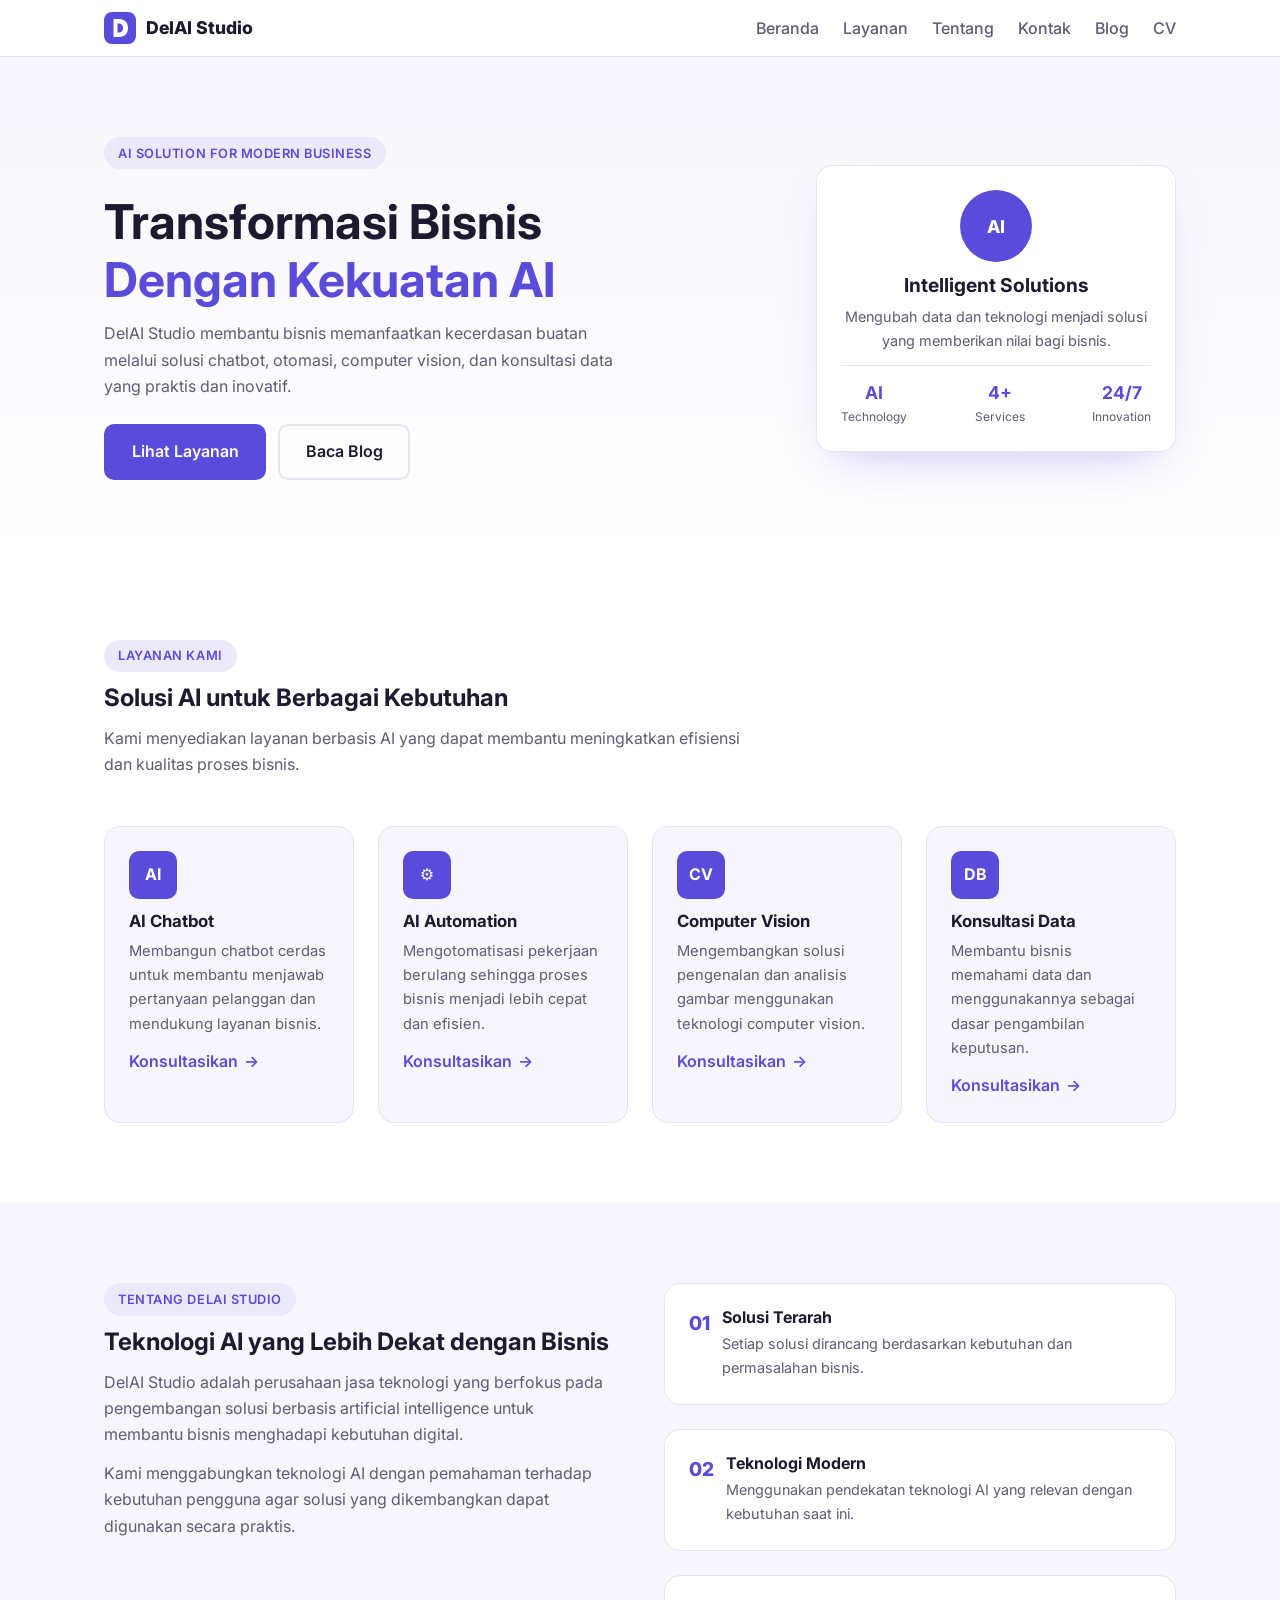
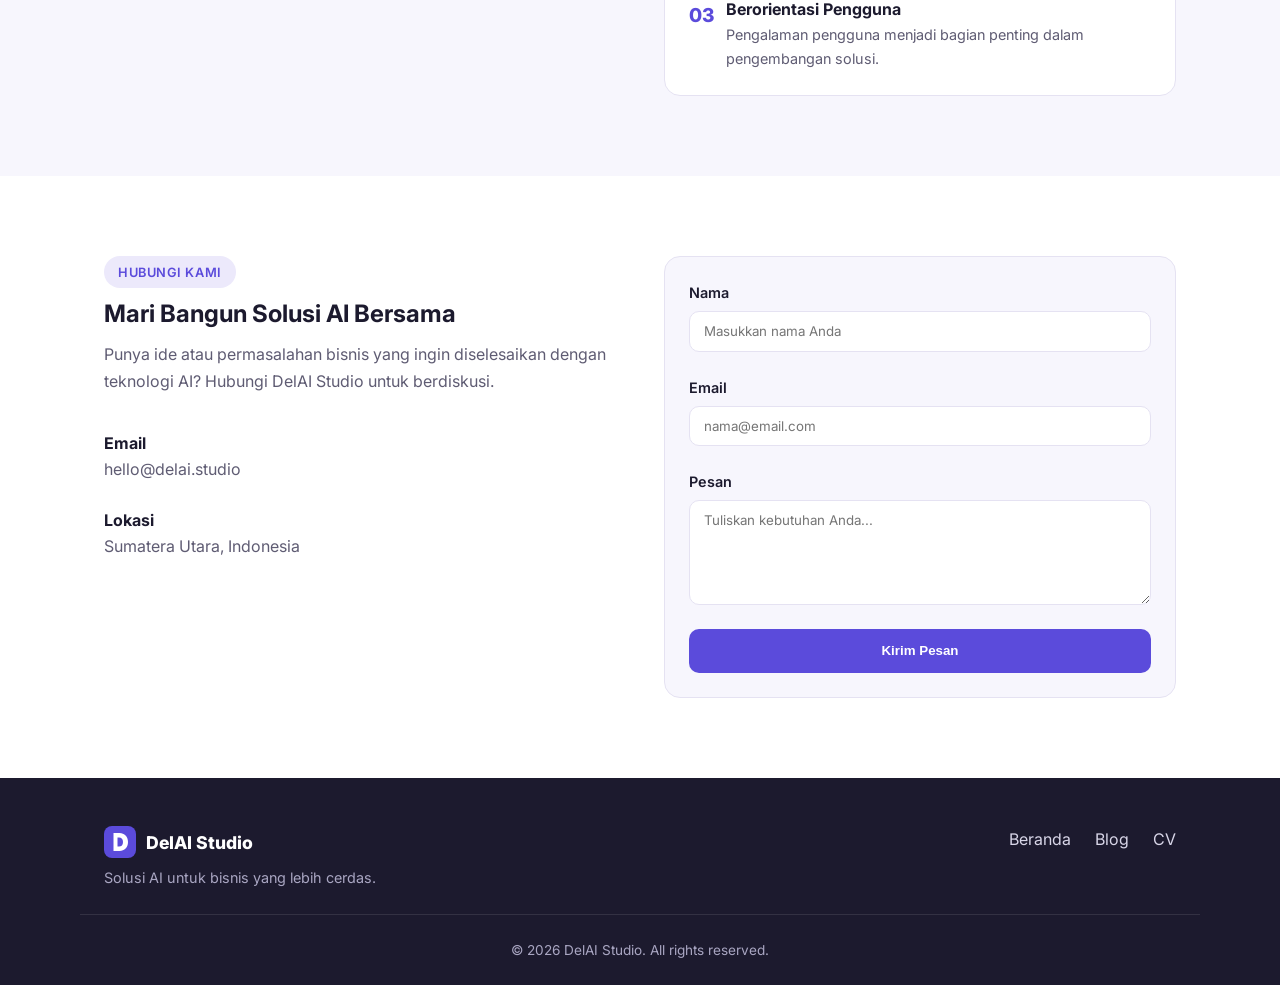
<file: index.html>
<!DOCTYPE html>
<html lang="id">
<head>
    <meta charset="UTF-8">
    <meta name="viewport" content="width=device-width, initial-scale=1.0">

    <meta
        name="description"
        content="DelAI Studio - Perusahaan jasa AI untuk chatbot, otomasi, computer vision, dan konsultasi data."
    >

    <title>DelAI Studio - Solusi AI untuk Bisnis</title>

    <meta name="theme-color" content="#5b4bdb">

    <!-- Google Fonts diperbolehkan karena bukan CSS framework -->
    <link rel="preconnect" href="https://fonts.googleapis.com">
    <link rel="preconnect" href="https://fonts.gstatic.com" crossorigin>

    <link
        href="https://fonts.googleapis.com/css2?family=Inter:wght@400;500;600;700;800&amp;display=swap"
        rel="stylesheet"
    >

    <!-- External CSS -->
    <link rel="stylesheet" href="assets/css/style.css">
</head>

<body>

    <!-- Skip link untuk aksesibilitas keyboard -->
    <a href="#konten-utama" class="skip-link">
        Lewati ke konten utama
    </a>

    <!-- ================= HEADER & NAVBAR ================= -->
    <header class="site-header">
        <div class="container navbar">

            <a href="index.html" class="brand">
                <img src="assets/img/logo.svg" alt="" width="32" height="32" aria-hidden="true">
                <span>DelAI Studio</span>
            </a>

            <nav aria-label="Navigasi utama">
                <ul class="nav-list">
                    <li>
                        <a href="#beranda">Beranda</a>
                    </li>

                    <li>
                        <a href="#layanan">Layanan</a>
                    </li>

                    <li>
                        <a href="#tentang">Tentang</a>
                    </li>

                    <li>
                        <a href="#kontak">Kontak</a>
                    </li>

                    <li>
                        <a href="blog.html">Blog</a>
                    </li>

                    <li>
                        <a href="cv.html">CV</a>
                    </li>
                </ul>
            </nav>

        </div>
    </header>


    <main id="konten-utama">

        <!-- ================= HERO ================= -->
        <section id="beranda" class="hero">
            <div class="container hero-content">

                <div class="hero-text">

                    <span class="hero-label">
                        AI Solution for Modern Business
                    </span>

                    <h1>
                        Transformasi Bisnis
                        <span>Dengan Kekuatan AI</span>
                    </h1>

                    <p>
                        DelAI Studio membantu bisnis memanfaatkan kecerdasan
                        buatan melalui solusi chatbot, otomasi, computer vision,
                        dan konsultasi data yang praktis dan inovatif.
                    </p>

                    <div class="hero-buttons">
                        <a href="#layanan" class="button button-primary">
                            Lihat Layanan
                        </a>

                        <a href="blog.html" class="button button-secondary">
                            Baca Blog
                        </a>
                    </div>

                </div>


                <div class="hero-card">

                    <div class="ai-circle">
                        AI
                    </div>

                    <h2>
                        Intelligent Solutions
                    </h2>

                    <p>
                        Mengubah data dan teknologi menjadi solusi
                        yang memberikan nilai bagi bisnis.
                    </p>

                    <div class="hero-stat">
                        <div>
                            <strong>AI</strong>
                            <span>Technology</span>
                        </div>

                        <div>
                            <strong>4+</strong>
                            <span>Services</span>
                        </div>

                        <div>
                            <strong>24/7</strong>
                            <span>Innovation</span>
                        </div>
                    </div>

                </div>

            </div>
        </section>


        <!-- ================= LAYANAN ================= -->
        <section id="layanan" class="section services-section">

            <div class="container">

                <div class="section-heading">
                    <span class="section-label">
                        Layanan Kami
                    </span>

                    <h2>
                        Solusi AI untuk Berbagai Kebutuhan
                    </h2>

                    <p>
                        Kami menyediakan layanan berbasis AI yang dapat
                        membantu meningkatkan efisiensi dan kualitas proses bisnis.
                    </p>
                </div>


                <div class="service-grid">

                    <!-- Service 1 -->
                    <article class="service-card">

                        <div class="service-icon" aria-hidden="true">
                            AI
                        </div>

                        <h3>
                            AI Chatbot
                        </h3>

                        <p>
                            Membangun chatbot cerdas untuk membantu menjawab
                            pertanyaan pelanggan dan mendukung layanan bisnis.
                        </p>

                        <a href="#kontak" class="service-link">
                            Konsultasikan <span aria-hidden="true">&rarr;</span>
                        </a>

                    </article>


                    <!-- Service 2 -->
                    <article class="service-card">

                        <div class="service-icon" aria-hidden="true">
                            ⚙
                        </div>

                        <h3>
                            AI Automation
                        </h3>

                        <p>
                            Mengotomatisasi pekerjaan berulang sehingga
                            proses bisnis menjadi lebih cepat dan efisien.
                        </p>

                        <a href="#kontak" class="service-link">
                            Konsultasikan <span aria-hidden="true">&rarr;</span>
                        </a>

                    </article>


                    <!-- Service 3 -->
                    <article class="service-card">

                        <div class="service-icon" aria-hidden="true">
                            CV
                        </div>

                        <h3>
                            Computer Vision
                        </h3>

                        <p>
                            Mengembangkan solusi pengenalan dan analisis
                            gambar menggunakan teknologi computer vision.
                        </p>

                        <a href="#kontak" class="service-link">
                            Konsultasikan <span aria-hidden="true">&rarr;</span>
                        </a>

                    </article>


                    <!-- Service 4 -->
                    <article class="service-card">

                        <div class="service-icon" aria-hidden="true">
                            DB
                        </div>

                        <h3>
                            Konsultasi Data
                        </h3>

                        <p>
                            Membantu bisnis memahami data dan menggunakannya
                            sebagai dasar pengambilan keputusan.
                        </p>

                        <a href="#kontak" class="service-link">
                            Konsultasikan <span aria-hidden="true">&rarr;</span>
                        </a>

                    </article>

                </div>

            </div>

        </section>


        <!-- ================= TENTANG ================= -->
        <section id="tentang" class="section about-section">

            <div class="container about-grid">

                <div class="about-content">

                    <span class="section-label">
                        Tentang DelAI Studio
                    </span>

                    <h2>
                        Teknologi AI yang Lebih Dekat dengan Bisnis
                    </h2>

                    <p>
                        DelAI Studio adalah perusahaan jasa teknologi yang
                        berfokus pada pengembangan solusi berbasis
                        artificial intelligence untuk membantu bisnis
                        menghadapi kebutuhan digital.
                    </p>

                    <p>
                        Kami menggabungkan teknologi AI dengan pemahaman
                        terhadap kebutuhan pengguna agar solusi yang
                        dikembangkan dapat digunakan secara praktis.
                    </p>

                </div>


                <div class="advantages">

                    <article class="advantage-item">
                        <span class="advantage-number">01</span>

                        <div>
                            <h3>
                                Solusi Terarah
                            </h3>

                            <p>
                                Setiap solusi dirancang berdasarkan
                                kebutuhan dan permasalahan bisnis.
                            </p>
                        </div>
                    </article>


                    <article class="advantage-item">
                        <span class="advantage-number">02</span>

                        <div>
                            <h3>
                                Teknologi Modern
                            </h3>

                            <p>
                                Menggunakan pendekatan teknologi AI
                                yang relevan dengan kebutuhan saat ini.
                            </p>
                        </div>
                    </article>


                    <article class="advantage-item">
                        <span class="advantage-number">03</span>

                        <div>
                            <h3>
                                Berorientasi Pengguna
                            </h3>

                            <p>
                                Pengalaman pengguna menjadi bagian
                                penting dalam pengembangan solusi.
                            </p>
                        </div>
                    </article>

                </div>

            </div>

        </section>


        <!-- ================= KONTAK ================= -->
        <section id="kontak" class="section contact-section">

            <div class="container contact-wrapper">

                <div class="contact-info">

                    <span class="section-label">
                        Hubungi Kami
                    </span>

                    <h2>
                        Mari Bangun Solusi AI Bersama
                    </h2>

                    <p>
                        Punya ide atau permasalahan bisnis yang ingin
                        diselesaikan dengan teknologi AI?
                        Hubungi DelAI Studio untuk berdiskusi.
                    </p>

                    <div class="contact-details">

                        <p>
                            <strong>Email</strong><br>
                            hello@delai.studio
                        </p>

                        <p>
                            <strong>Lokasi</strong><br>
                            Sumatera Utara, Indonesia
                        </p>

                    </div>

                </div>


                <form class="contact-form" id="contactForm" aria-label="Formulir kontak">

                    <div class="form-group">
                        <label for="nama">
                            Nama
                        </label>

                        <input
                            type="text"
                            id="nama"
                            name="nama"
                            autocomplete="name"
                            placeholder="Masukkan nama Anda"
                            required
                        >
                    </div>


                    <div class="form-group">
                        <label for="email">
                            Email
                        </label>

                        <input
                            type="email"
                            id="email"
                            name="email"
                            autocomplete="email"
                            placeholder="nama@email.com"
                            required
                        >
                    </div>


                    <div class="form-group">
                        <label for="pesan">
                            Pesan
                        </label>

                        <textarea
                            id="pesan"
                            name="pesan"
                            rows="5"
                            placeholder="Tuliskan kebutuhan Anda..."
                            required
                        ></textarea>
                    </div>


                    <button
                        type="submit"
                        class="button button-primary button-full"
                    >
                        Kirim Pesan
                    </button>

                </form>

            </div>

        </section>

    </main>


    <!-- ================= FOOTER ================= -->
    <footer class="site-footer">

        <div class="container footer-content">

            <div>
                <a href="index.html" class="brand footer-brand">
                    <img src="assets/img/logo.svg" alt="" width="32" height="32" aria-hidden="true">
                    <span>DelAI Studio</span>
                </a>

                <p>
                    Solusi AI untuk bisnis yang lebih cerdas.
                </p>
            </div>


            <div class="footer-links">

                <a href="index.html">
                    Beranda
                </a>

                <a href="blog.html">
                    Blog
                </a>

                <a href="cv.html">
                    CV
                </a>

            </div>

        </div>


        <div class="container footer-bottom">

            <p>
                &copy; 2026 DelAI Studio. All rights reserved.
            </p>

        </div>

    </footer>


</body>
</html>
</file>
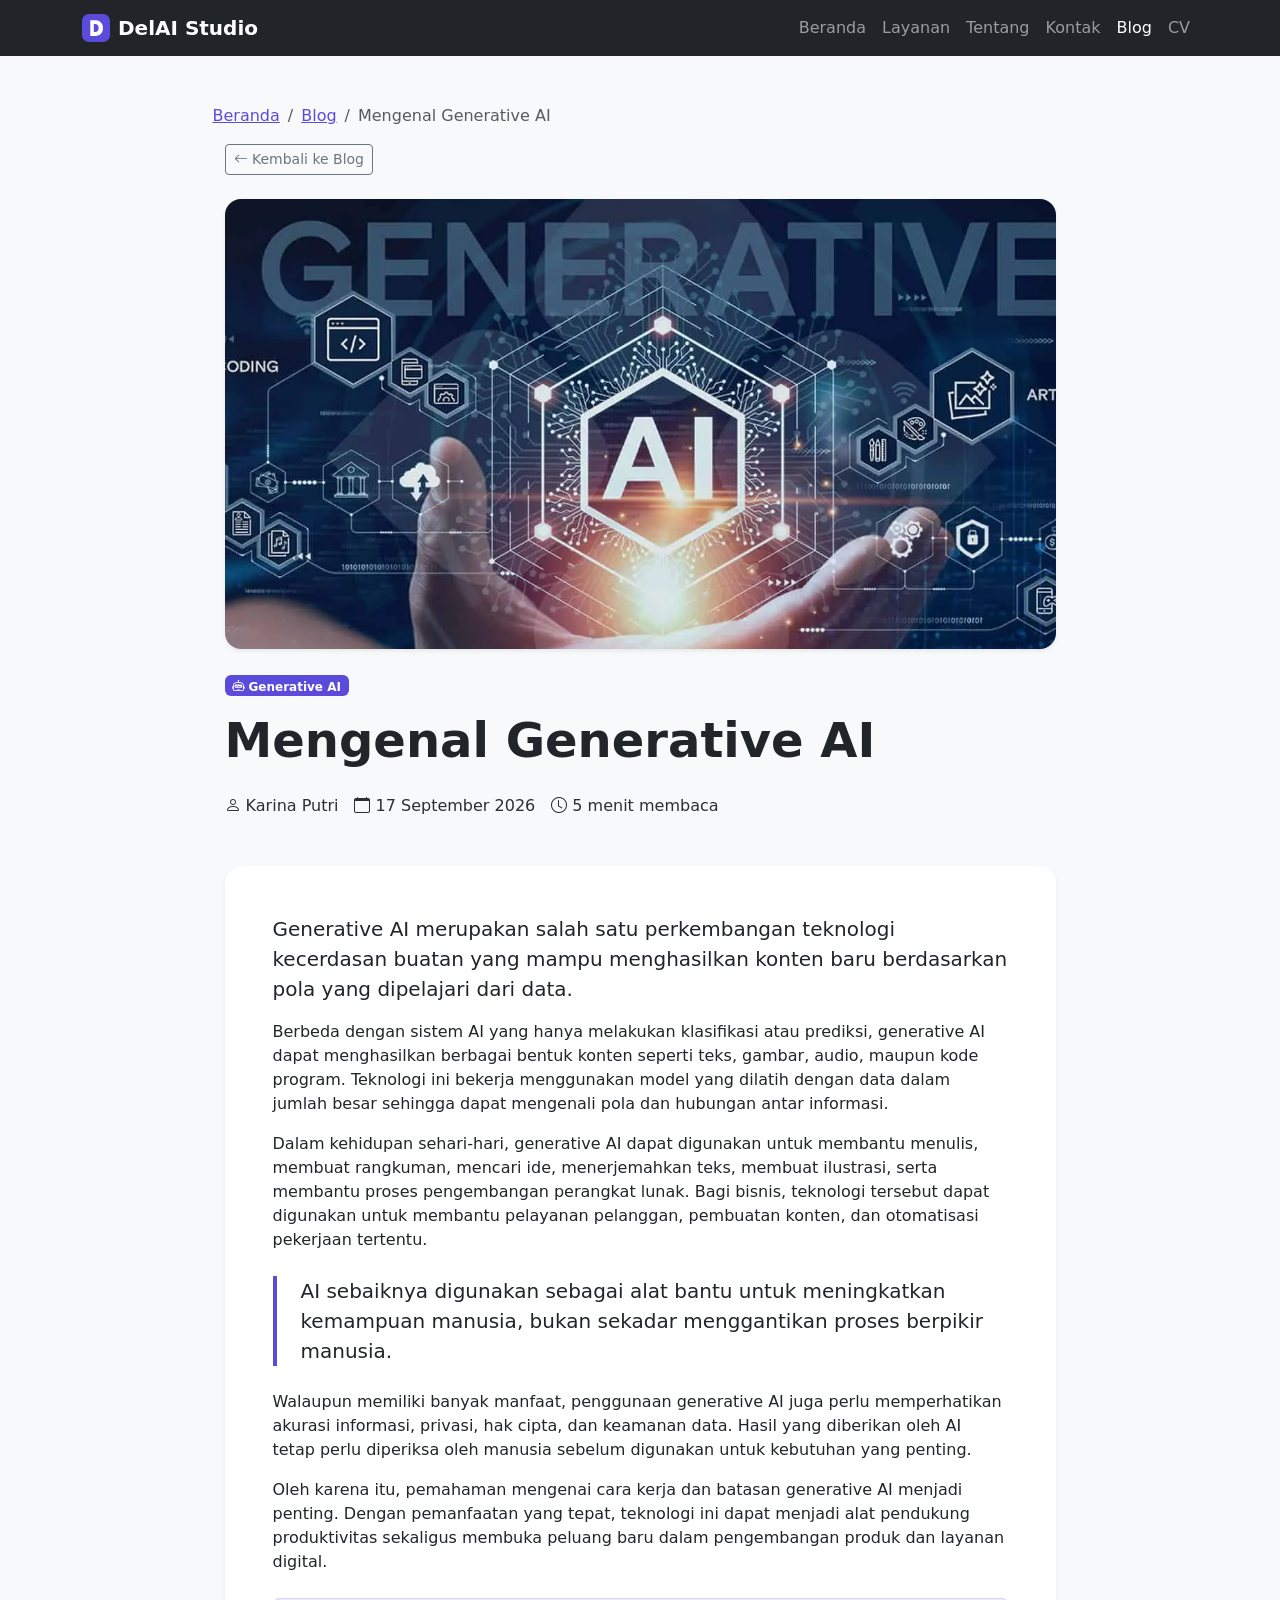
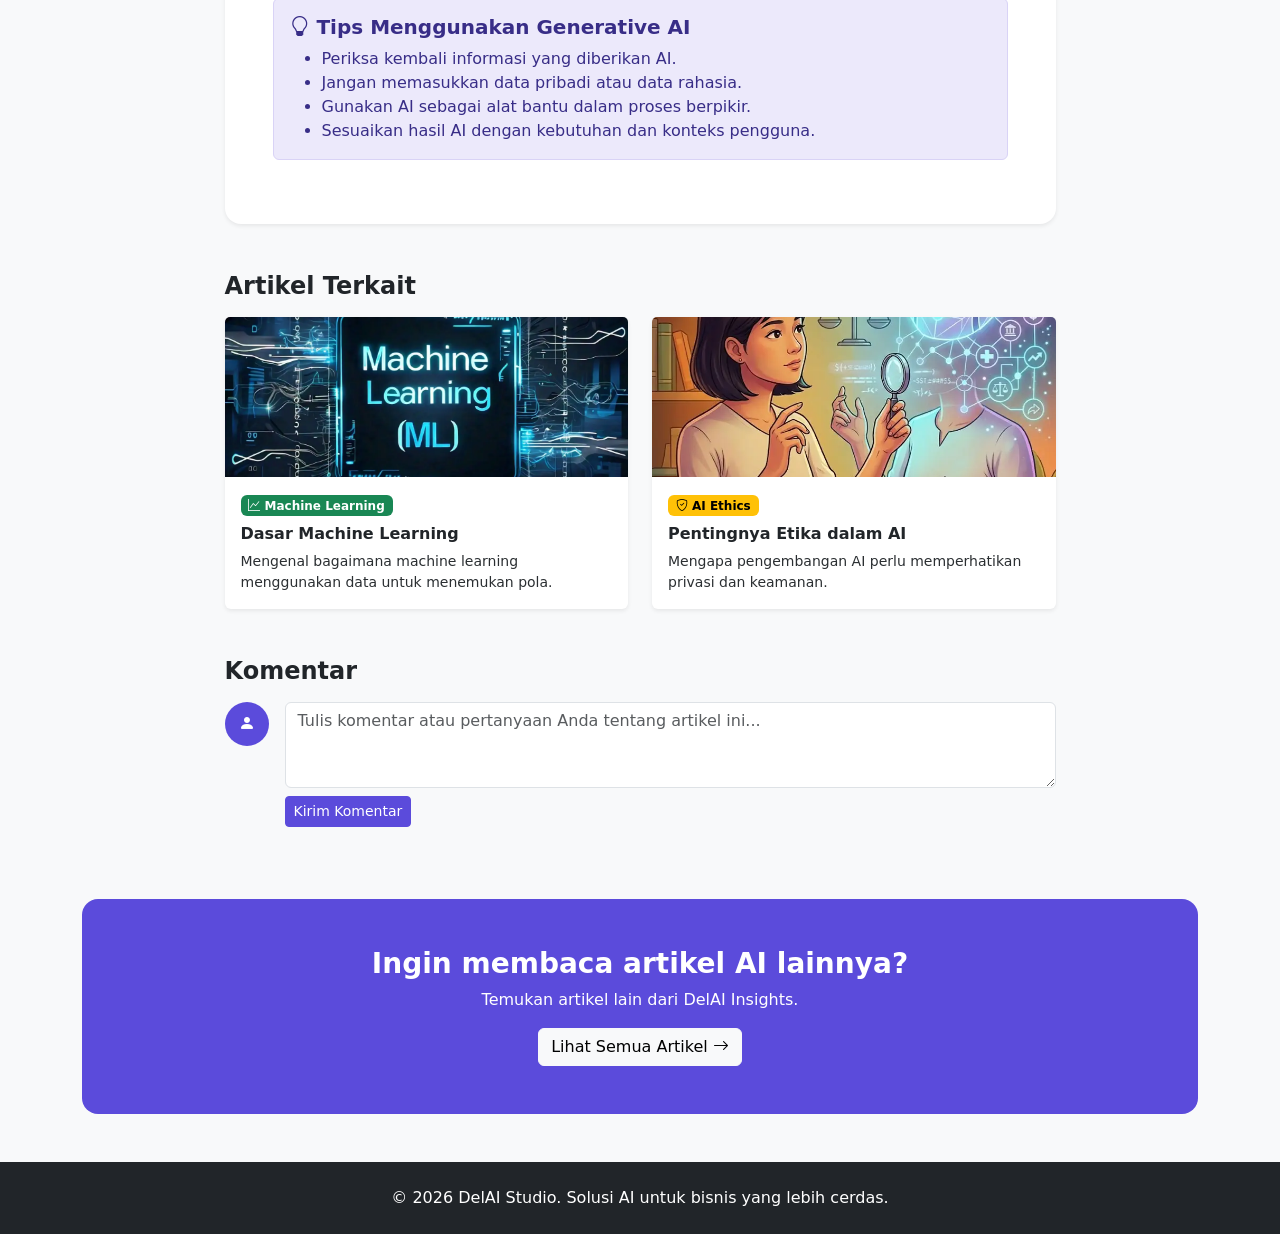
<file: blog-detail.html>
<!DOCTYPE html>
<html lang="id">
<head>
    <meta charset="UTF-8">

    <meta
        name="viewport"
        content="width=device-width, initial-scale=1.0"
    >

    <meta
        name="description"
        content="Artikel DelAI Studio mengenai Generative AI."
    >

    <title>Mengenal Generative AI - DelAI Studio</title>

    <!-- Preconnect ke CDN untuk mempercepat loading -->
    <link rel="preconnect" href="https://cdn.jsdelivr.net" crossorigin>

    <meta name="theme-color" content="#5b4bdb">

    <!-- Bootstrap 5 -->
    <link
        href="https://cdn.jsdelivr.net/npm/bootstrap@5.3.3/dist/css/bootstrap.min.css"
        rel="stylesheet"
    >

    <!-- Bootstrap Icons -->
    <link
        rel="stylesheet"
        href="https://cdn.jsdelivr.net/npm/bootstrap-icons@1.11.3/font/bootstrap-icons.min.css"
    >

    <!-- External CSS tambahan untuk penyesuaian Bootstrap -->
    <link rel="stylesheet" href="assets/css/blog.css">
</head>


<body class="bg-light">

    <!-- Skip link untuk aksesibilitas keyboard -->
    <a href="#konten-utama" class="visually-hidden-focusable">
        Lewati ke konten utama
    </a>

    <!-- ================= NAVBAR ================= -->

    <header>

        <nav class="navbar navbar-expand-lg bg-dark navbar-dark">

            <div class="container">

                <a
                    class="navbar-brand fw-bold d-flex align-items-center gap-2"
                    href="index.html"
                >
                    <img src="assets/img/logo.svg" alt="" width="28" height="28" aria-hidden="true">
                    DelAI Studio
                </a>


                <button
                    class="navbar-toggler"
                    type="button"
                    data-bs-toggle="collapse"
                    data-bs-target="#mainNavbar"
                    aria-controls="mainNavbar"
                    aria-expanded="false"
                    aria-label="Toggle navigation"
                >
                    <span class="navbar-toggler-icon"></span>
                </button>


                <div
                    class="collapse navbar-collapse"
                    id="mainNavbar"
                >

                    <ul class="navbar-nav ms-auto">

                        <li class="nav-item">
                            <a
                                class="nav-link"
                                href="index.html"
                            >
                                Beranda
                            </a>
                        </li>

                        <li class="nav-item">
                            <a
                                class="nav-link"
                                href="index.html#layanan"
                            >
                                Layanan
                            </a>
                        </li>

                        <li class="nav-item">
                            <a
                                class="nav-link"
                                href="index.html#tentang"
                            >
                                Tentang
                            </a>
                        </li>

                        <li class="nav-item">
                            <a
                                class="nav-link"
                                href="index.html#kontak"
                            >
                                Kontak
                            </a>
                        </li>

                        <li class="nav-item">
                            <a
                                class="nav-link active"
                                href="blog.html"
                                aria-current="page"
                            >
                                Blog
                            </a>
                        </li>

                        <li class="nav-item">
                            <a
                                class="nav-link"
                                href="cv.html"
                            >
                                CV
                            </a>
                        </li>

                    </ul>

                </div>

            </div>

        </nav>

    </header>


    <main id="konten-utama">

        <!-- ================= ARTICLE ================= -->

        <article class="py-5">

            <div class="container">

                <!-- Breadcrumb -->
                <nav aria-label="breadcrumb" class="row justify-content-center">
                    <ol class="breadcrumb col-lg-9">
                        <li class="breadcrumb-item"><a href="index.html">Beranda</a></li>
                        <li class="breadcrumb-item"><a href="blog.html">Blog</a></li>
                        <li class="breadcrumb-item active" aria-current="page">Mengenal Generative AI</li>
                    </ol>
                </nav>

                <div class="row justify-content-center">

                    <div class="col-lg-9">

                        <!-- Back Button -->

                        <a
                            href="blog.html"
                            class="btn btn-outline-secondary btn-sm mb-4"
                        >
                            <i class="bi bi-arrow-left" aria-hidden="true"></i>
                            Kembali ke Blog
                        </a>


                        <!-- Cover -->

                        <img
                            src="assets/img/gen-ai.webp"
                            class="img-fluid rounded-4 shadow-sm w-100 mb-4 article-cover"
                            alt="Ilustrasi Generative AI"
                            width="1600"
                            height="450"
                            loading="eager"
                            decoding="async"
                        >


                        <!-- Category -->

                        <span class="badge text-bg-primary mb-3">

                            <i class="bi bi-robot" aria-hidden="true"></i>

                            Generative AI

                        </span>


                        <!-- Title -->

                        <h1 class="display-5 fw-bold mb-4">

                            Mengenal Generative AI

                        </h1>


                        <!-- Meta -->

                        <div class="d-flex flex-wrap gap-3 text-secondary-emphasis mb-5">

                            <span>
                                <i class="bi bi-person" aria-hidden="true"></i>
                                Karina Putri
                            </span>

                            <span>
                                <i class="bi bi-calendar" aria-hidden="true"></i>
                                17 September 2026
                            </span>

                            <span>
                                <i class="bi bi-clock" aria-hidden="true"></i>
                                5 menit membaca
                            </span>

                        </div>


                        <!-- Article Content -->

                        <div class="bg-white rounded-4 shadow-sm p-4 p-md-5">

                            <p class="lead">
                                Generative AI merupakan salah satu
                                perkembangan teknologi kecerdasan buatan
                                yang mampu menghasilkan konten baru
                                berdasarkan pola yang dipelajari dari data.
                            </p>


                            <p>
                                Berbeda dengan sistem AI yang hanya
                                melakukan klasifikasi atau prediksi,
                                generative AI dapat menghasilkan berbagai
                                bentuk konten seperti teks, gambar,
                                audio, maupun kode program. Teknologi ini
                                bekerja menggunakan model yang dilatih
                                dengan data dalam jumlah besar sehingga
                                dapat mengenali pola dan hubungan
                                antar informasi.
                            </p>


                            <p>
                                Dalam kehidupan sehari-hari, generative AI
                                dapat digunakan untuk membantu menulis,
                                membuat rangkuman, mencari ide,
                                menerjemahkan teks, membuat ilustrasi,
                                serta membantu proses pengembangan
                                perangkat lunak. Bagi bisnis, teknologi
                                tersebut dapat digunakan untuk membantu
                                pelayanan pelanggan, pembuatan konten,
                                dan otomatisasi pekerjaan tertentu.
                            </p>


                            <blockquote class="blockquote border-start border-primary border-4 ps-4 my-4">

                                <p class="mb-0">
                                    AI sebaiknya digunakan sebagai alat
                                    bantu untuk meningkatkan kemampuan
                                    manusia, bukan sekadar menggantikan
                                    proses berpikir manusia.
                                </p>

                            </blockquote>


                            <p>
                                Walaupun memiliki banyak manfaat,
                                penggunaan generative AI juga perlu
                                memperhatikan akurasi informasi, privasi,
                                hak cipta, dan keamanan data. Hasil yang
                                diberikan oleh AI tetap perlu diperiksa
                                oleh manusia sebelum digunakan untuk
                                kebutuhan yang penting.
                            </p>


                            <p>
                                Oleh karena itu, pemahaman mengenai cara
                                kerja dan batasan generative AI menjadi
                                penting. Dengan pemanfaatan yang tepat,
                                teknologi ini dapat menjadi alat pendukung
                                produktivitas sekaligus membuka peluang
                                baru dalam pengembangan produk dan layanan
                                digital.
                            </p>


                            <!-- Tips -->

                            <div class="alert alert-primary mt-4">

                                <h2 class="h5 fw-bold">
                                    <i class="bi bi-lightbulb" aria-hidden="true"></i>
                                    Tips Menggunakan Generative AI
                                </h2>

                                <ul class="mb-0">

                                    <li>
                                        Periksa kembali informasi yang
                                        diberikan AI.
                                    </li>

                                    <li>
                                        Jangan memasukkan data pribadi
                                        atau data rahasia.
                                    </li>

                                    <li>
                                        Gunakan AI sebagai alat bantu
                                        dalam proses berpikir.
                                    </li>

                                    <li>
                                        Sesuaikan hasil AI dengan
                                        kebutuhan dan konteks pengguna.
                                    </li>

                                </ul>

                            </div>

                        </div>


                        <!-- Artikel Terkait -->

                        <section class="mt-5" aria-labelledby="artikelTerkaitTitle">

                            <h2 id="artikelTerkaitTitle" class="h4 fw-bold mb-3">
                                Artikel Terkait
                            </h2>

                            <div class="row g-4">

                                <div class="col-md-6">
                                    <article class="card h-100 shadow-sm border-0">
                                        <img
                                            src="assets/img/machine.webp"
                                            class="card-img-top related-card-image"
                                            alt="Ilustrasi Machine Learning"
                                            width="800"
                                            height="160"
                                            loading="lazy"
                                            decoding="async"
                                        >
                                        <div class="card-body">
                                            <span class="badge text-bg-success mb-2">
                                                <i class="bi bi-graph-up" aria-hidden="true"></i>
                                                Machine Learning
                                            </span>
                                            <h3 class="h6 fw-bold">
                                                <a href="blog.html" class="text-decoration-none text-dark">
                                                    Dasar Machine Learning
                                                </a>
                                            </h3>
                                            <p class="text-secondary-emphasis small mb-0">
                                                Mengenal bagaimana machine learning
                                                menggunakan data untuk menemukan pola.
                                            </p>
                                        </div>
                                    </article>
                                </div>

                                <div class="col-md-6">
                                    <article class="card h-100 shadow-sm border-0">
                                        <img
                                            src="assets/img/etika.webp"
                                            class="card-img-top related-card-image"
                                            alt="Ilustrasi Etika Artificial Intelligence"
                                            width="800"
                                            height="160"
                                            loading="lazy"
                                            decoding="async"
                                        >
                                        <div class="card-body">
                                            <span class="badge text-bg-warning mb-2">
                                                <i class="bi bi-shield-check" aria-hidden="true"></i>
                                                AI Ethics
                                            </span>
                                            <h3 class="h6 fw-bold">
                                                <a href="blog.html" class="text-decoration-none text-dark">
                                                    Pentingnya Etika dalam AI
                                                </a>
                                            </h3>
                                            <p class="text-secondary-emphasis small mb-0">
                                                Mengapa pengembangan AI perlu
                                                memperhatikan privasi dan keamanan.
                                            </p>
                                        </div>
                                    </article>
                                </div>

                            </div>

                        </section>


                        <!-- Komentar Sederhana -->

                        <section class="mt-5" aria-labelledby="komentarTitle">

                            <h2 id="komentarTitle" class="h4 fw-bold mb-3">
                                Komentar
                            </h2>

                            <div class="d-flex gap-3 mb-4">
                                <span
                                    class="d-flex align-items-center justify-content-center rounded-circle bg-primary text-white flex-shrink-0 comment-avatar"
                                    aria-hidden="true"
                                >
                                    <i class="bi bi-person-fill"></i>
                                </span>

                                <form class="flex-grow-1">
                                    <label for="komentar" class="visually-hidden">
                                        Tulis komentar Anda
                                    </label>
                                    <textarea
                                        id="komentar"
                                        name="komentar"
                                        class="form-control mb-2"
                                        rows="3"
                                        placeholder="Tulis komentar atau pertanyaan Anda tentang artikel ini..."
                                    ></textarea>
                                    <button type="submit" class="btn btn-primary btn-sm">
                                        Kirim Komentar
                                    </button>
                                </form>
                            </div>

                        </section>

                    </div>

                </div>

            </div>

        </article>


        <!-- ================= RELATED CTA ================= -->

        <section class="pb-5">

            <div class="container">

                <div class="bg-primary text-white rounded-4 p-4 p-md-5 text-center">

                    <h2 class="h3 fw-bold">
                        Ingin membaca artikel AI lainnya?
                    </h2>

                    <p>
                        Temukan artikel lain dari DelAI Insights.
                    </p>

                    <a
                        href="blog.html"
                        class="btn btn-light"
                    >
                        Lihat Semua Artikel
                        <i class="bi bi-arrow-right" aria-hidden="true"></i>
                    </a>

                </div>

            </div>

        </section>

    </main>


    <!-- ================= FOOTER ================= -->

    <footer class="bg-dark text-white py-4">

        <div class="container text-center">

            <p class="mb-0">
                &copy; 2026 DelAI Studio.
                Solusi AI untuk bisnis yang lebih cerdas.
            </p>

        </div>

    </footer>


    <!-- Bootstrap JavaScript -->

    <script
        src="https://cdn.jsdelivr.net/npm/bootstrap@5.3.3/dist/js/bootstrap.bundle.min.js"
    ></script>

</body>
</html>
</file>
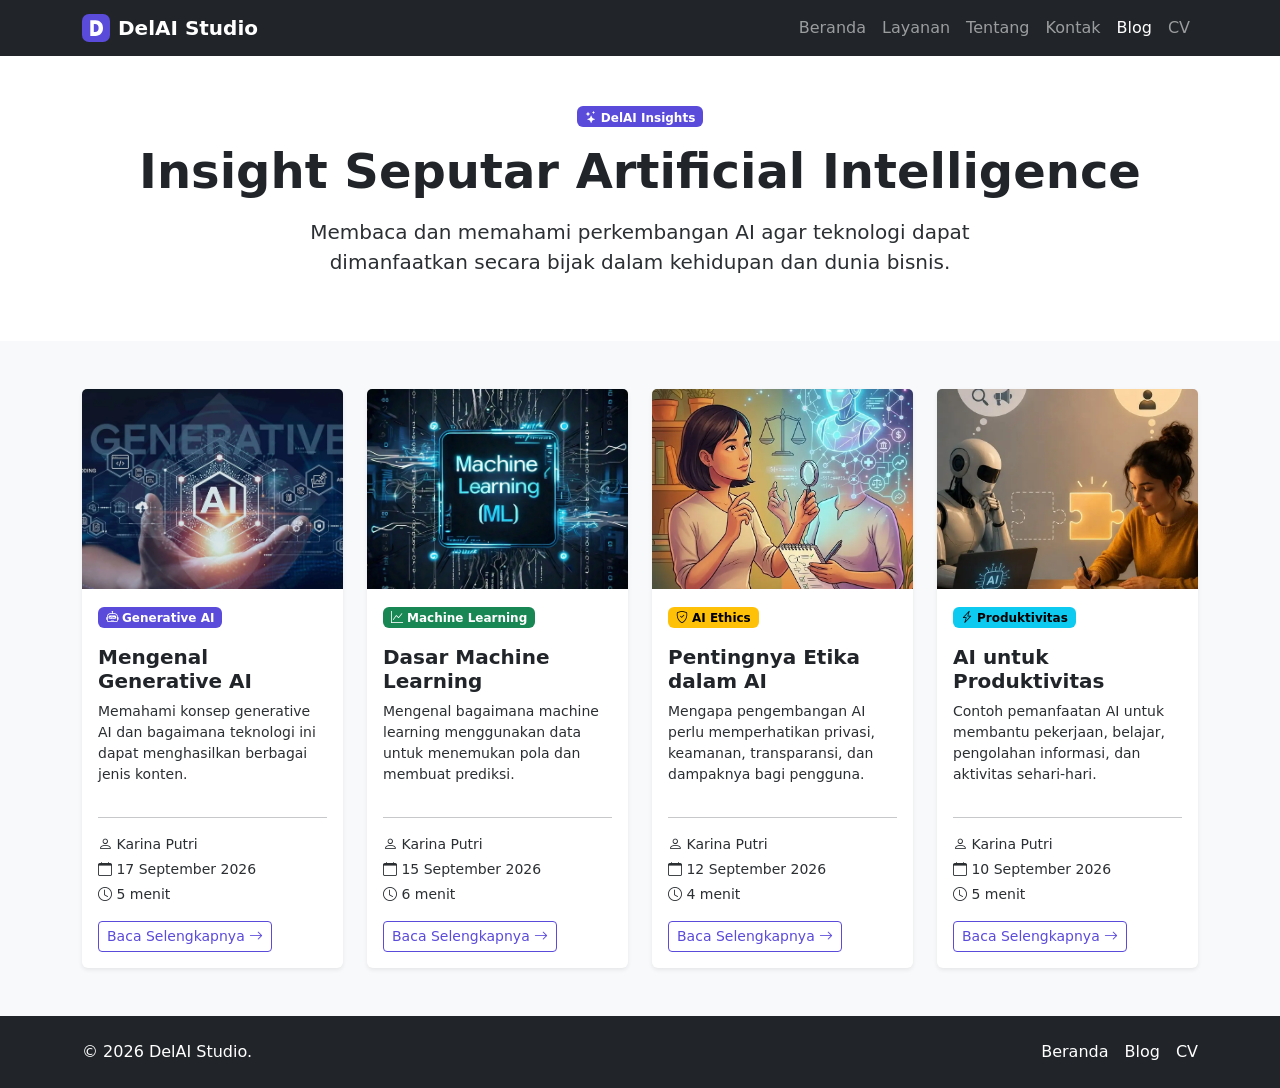
<file: blog.html>
<!DOCTYPE html>
<html lang="id">
<head>
    <meta charset="UTF-8">

    <meta
        name="viewport"
        content="width=device-width, initial-scale=1.0"
    >

    <meta
        name="description"
        content="DelAI Insights - Artikel seputar Artificial Intelligence."
    >

    <title>DelAI Insights - Blog</title>

    <!-- Preconnect ke CDN untuk mempercepat loading -->
    <link rel="preconnect" href="https://cdn.jsdelivr.net" crossorigin>

    <meta name="theme-color" content="#5b4bdb">

    <!-- Bootstrap 5 -->
    <link
        href="https://cdn.jsdelivr.net/npm/bootstrap@5.3.3/dist/css/bootstrap.min.css"
        rel="stylesheet"
    >

    <!-- Bootstrap Icons -->
    <link
        rel="stylesheet"
        href="https://cdn.jsdelivr.net/npm/bootstrap-icons@1.11.3/font/bootstrap-icons.min.css"
    >

    <!-- External CSS tambahan untuk penyesuaian Bootstrap -->
    <link rel="stylesheet" href="assets/css/blog.css">
</head>


<body class="bg-light">

    <!-- Skip link untuk aksesibilitas keyboard -->
    <a href="#konten-utama" class="visually-hidden-focusable">
        Lewati ke konten utama
    </a>

    <!-- ================= NAVBAR ================= -->

    <header>

        <nav class="navbar navbar-expand-lg bg-dark navbar-dark">
            <div class="container">

                <a
                    class="navbar-brand fw-bold d-flex align-items-center gap-2"
                    href="index.html"
                >
                    <img src="assets/img/logo.svg" alt="" width="28" height="28" aria-hidden="true">
                    DelAI Studio
                </a>


                <button
                    class="navbar-toggler"
                    type="button"
                    data-bs-toggle="collapse"
                    data-bs-target="#mainNavbar"
                    aria-controls="mainNavbar"
                    aria-expanded="false"
                    aria-label="Toggle navigation"
                >
                    <span class="navbar-toggler-icon"></span>
                </button>


                <div
                    class="collapse navbar-collapse"
                    id="mainNavbar"
                >

                    <ul class="navbar-nav ms-auto">

                        <li class="nav-item">
                            <a
                                class="nav-link"
                                href="index.html"
                            >
                                Beranda
                            </a>
                        </li>

                        <li class="nav-item">
                            <a
                                class="nav-link"
                                href="index.html#layanan"
                            >
                                Layanan
                            </a>
                        </li>

                        <li class="nav-item">
                            <a
                                class="nav-link"
                                href="index.html#tentang"
                            >
                                Tentang
                            </a>
                        </li>

                        <li class="nav-item">
                            <a
                                class="nav-link"
                                href="index.html#kontak"
                            >
                                Kontak
                            </a>
                        </li>

                        <li class="nav-item">
                            <a
                                class="nav-link active"
                                href="blog.html"
                                aria-current="page"
                            >
                                Blog
                            </a>
                        </li>

                        <li class="nav-item">
                            <a
                                class="nav-link"
                                href="cv.html"
                            >
                                CV
                            </a>
                        </li>

                    </ul>

                </div>

            </div>
        </nav>

    </header>


    <main id="konten-utama">

        <!-- ================= BLOG HEADER ================= -->

        <section class="py-5 bg-white">

            <div class="container text-center">

                <span class="badge text-bg-primary mb-3">
                    <i class="bi bi-stars" aria-hidden="true"></i>
                    DelAI Insights
                </span>

                <h1 class="display-5 fw-bold">
                    Insight Seputar Artificial Intelligence
                </h1>

                <p class="lead text-secondary-emphasis mx-auto mt-3 blog-intro">
                    Membaca dan memahami perkembangan AI agar teknologi
                    dapat dimanfaatkan secara bijak dalam kehidupan
                    dan dunia bisnis.
                </p>

            </div>

        </section>


        <!-- ================= BLOG LIST ================= -->

        <section class="py-5">

            <div class="container">

                <div class="row g-4">

                    <!-- ================= ARTICLE 1 ================= -->

                    <div class="col-md-6 col-lg-3">

                        <article class="card h-100 shadow-sm border-0">

                            <img
                                src="assets/img/gen-ai.webp"
                                class="card-img-top blog-card-image"
                                alt="Ilustrasi Generative AI"
                                width="800"
                                height="200"
                                loading="lazy"
                                decoding="async"
                                                            >

                            <div class="card-body d-flex flex-column">

                                <div class="mb-3">

                                    <span class="badge text-bg-primary">
                                        <i class="bi bi-robot" aria-hidden="true"></i>
                                        Generative AI
                                    </span>

                                </div>


                                <h2 class="h5 fw-bold">
                                    <a
                                        href="blog-detail.html"
                                        class="text-decoration-none text-dark"
                                    >
                                        Mengenal Generative AI
                                    </a>
                                </h2>


                                <p class="text-secondary-emphasis small">
                                    Memahami konsep generative AI dan
                                    bagaimana teknologi ini dapat
                                    menghasilkan berbagai jenis konten.
                                </p>


                                <div class="mt-auto">

                                    <hr>

                                    <div class="small text-secondary-emphasis">

                                        <div class="mb-1">
                                            <i class="bi bi-person" aria-hidden="true"></i>
                                            Karina Putri
                                        </div>

                                        <div class="mb-1">
                                            <i class="bi bi-calendar" aria-hidden="true"></i>
                                            17 September 2026
                                        </div>

                                        <div>
                                            <i class="bi bi-clock" aria-hidden="true"></i>
                                            5 menit
                                        </div>

                                    </div>


                                    <a
                                        href="blog-detail.html"
                                        class="btn btn-outline-primary btn-sm mt-3"
                                    >
                                        Baca Selengkapnya
                                        <i class="bi bi-arrow-right" aria-hidden="true"></i>
                                    </a>

                                </div>

                            </div>

                        </article>

                    </div>


                    <!-- ================= ARTICLE 2 ================= -->

                    <div class="col-md-6 col-lg-3">

                        <article class="card h-100 shadow-sm border-0">

                            <img
                                src="assets/img/machine.webp"
                                class="card-img-top blog-card-image"
                                alt="Ilustrasi Machine Learning"
                                width="800"
                                height="200"
                                loading="lazy"
                                decoding="async"
                                                            >

                            <div class="card-body d-flex flex-column">

                                <div class="mb-3">

                                    <span class="badge text-bg-success">
                                        <i class="bi bi-graph-up" aria-hidden="true"></i>
                                        Machine Learning
                                    </span>

                                </div>


                                <h2 class="h5 fw-bold">
                                    <a
                                        href="blog-detail.html"
                                        class="text-decoration-none text-dark"
                                    >
                                        Dasar Machine Learning
                                    </a>
                                </h2>


                                <p class="text-secondary-emphasis small">
                                    Mengenal bagaimana machine learning
                                    menggunakan data untuk menemukan
                                    pola dan membuat prediksi.
                                </p>


                                <div class="mt-auto">

                                    <hr>

                                    <div class="small text-secondary-emphasis">

                                        <div class="mb-1">
                                            <i class="bi bi-person" aria-hidden="true"></i>
                                            Karina Putri
                                        </div>

                                        <div class="mb-1">
                                            <i class="bi bi-calendar" aria-hidden="true"></i>
                                            15 September 2026
                                        </div>

                                        <div>
                                            <i class="bi bi-clock" aria-hidden="true"></i>
                                            6 menit
                                        </div>

                                    </div>


                                    <a
                                        href="blog-detail.html"
                                        class="btn btn-outline-primary btn-sm mt-3"
                                    >
                                        Baca Selengkapnya
                                        <i class="bi bi-arrow-right" aria-hidden="true"></i>
                                    </a>

                                </div>

                            </div>

                        </article>

                    </div>


                    <!-- ================= ARTICLE 3 ================= -->

                    <div class="col-md-6 col-lg-3">

                        <article class="card h-100 shadow-sm border-0">

                            <img
                                src="assets/img/etika.webp"
                                class="card-img-top blog-card-image"
                                alt="Ilustrasi Etika Artificial Intelligence"
                                width="800"
                                height="200"
                                loading="lazy"
                                decoding="async"
                                                            >

                            <div class="card-body d-flex flex-column">

                                <div class="mb-3">

                                    <span class="badge text-bg-warning">
                                        <i class="bi bi-shield-check" aria-hidden="true"></i>
                                        AI Ethics
                                    </span>

                                </div>


                                <h2 class="h5 fw-bold">
                                    <a
                                        href="blog-detail.html"
                                        class="text-decoration-none text-dark"
                                    >
                                        Pentingnya Etika dalam AI
                                    </a>
                                </h2>


                                <p class="text-secondary-emphasis small">
                                    Mengapa pengembangan AI perlu
                                    memperhatikan privasi, keamanan,
                                    transparansi, dan dampaknya bagi pengguna.
                                </p>


                                <div class="mt-auto">

                                    <hr>

                                    <div class="small text-secondary-emphasis">

                                        <div class="mb-1">
                                            <i class="bi bi-person" aria-hidden="true"></i>
                                            Karina Putri
                                        </div>

                                        <div class="mb-1">
                                            <i class="bi bi-calendar" aria-hidden="true"></i>
                                            12 September 2026
                                        </div>

                                        <div>
                                            <i class="bi bi-clock" aria-hidden="true"></i>
                                            4 menit
                                        </div>

                                    </div>


                                    <a
                                        href="blog-detail.html"
                                        class="btn btn-outline-primary btn-sm mt-3"
                                    >
                                        Baca Selengkapnya
                                        <i class="bi bi-arrow-right" aria-hidden="true"></i>
                                    </a>

                                </div>

                            </div>

                        </article>

                    </div>


                    <!-- ================= ARTICLE 4 ================= -->

                    <div class="col-md-6 col-lg-3">

                        <article class="card h-100 shadow-sm border-0">

                            <img
                                src="assets/img/produktivitas.webp"
                                class="card-img-top blog-card-image"
                                alt="Ilustrasi AI untuk Produktivitas"
                                width="800"
                                height="200"
                                loading="lazy"
                                decoding="async"
                                                            >

                            <div class="card-body d-flex flex-column">

                                <div class="mb-3">

                                    <span class="badge text-bg-info">
                                        <i class="bi bi-lightning-charge" aria-hidden="true"></i>
                                        Produktivitas
                                    </span>

                                </div>


                                <h2 class="h5 fw-bold">
                                    <a
                                        href="blog-detail.html"
                                        class="text-decoration-none text-dark"
                                    >
                                        AI untuk Produktivitas
                                    </a>
                                </h2>


                                <p class="text-secondary-emphasis small">
                                    Contoh pemanfaatan AI untuk membantu
                                    pekerjaan, belajar, pengolahan informasi,
                                    dan aktivitas sehari-hari.
                                </p>


                                <div class="mt-auto">

                                    <hr>

                                    <div class="small text-secondary-emphasis">

                                        <div class="mb-1">
                                            <i class="bi bi-person" aria-hidden="true"></i>
                                            Karina Putri
                                        </div>

                                        <div class="mb-1">
                                            <i class="bi bi-calendar" aria-hidden="true"></i>
                                            10 September 2026
                                        </div>

                                        <div>
                                            <i class="bi bi-clock" aria-hidden="true"></i>
                                            5 menit
                                        </div>

                                    </div>


                                    <a
                                        href="blog-detail.html"
                                        class="btn btn-outline-primary btn-sm mt-3"
                                    >
                                        Baca Selengkapnya
                                        <i class="bi bi-arrow-right" aria-hidden="true"></i>
                                    </a>

                                </div>

                            </div>

                        </article>

                    </div>

                </div>

            </div>

        </section>

    </main>


    <!-- ================= FOOTER ================= -->

    <footer class="bg-dark text-white py-4">

        <div class="container">

            <div
                class="d-flex flex-column flex-md-row justify-content-between align-items-center gap-3"
            >

                <p class="mb-0">
                    &copy; 2026 DelAI Studio.
                </p>


                <div class="d-flex gap-3">

                    <a
                        href="index.html"
                        class="text-white text-decoration-none"
                    >
                        Beranda
                    </a>

                    <a
                        href="blog.html"
                        class="text-white text-decoration-none"
                    >
                        Blog
                    </a>

                    <a
                        href="cv.html"
                        class="text-white text-decoration-none"
                    >
                        CV
                    </a>

                </div>

            </div>

        </div>

    </footer>


    <!-- Bootstrap JavaScript -->
    <script
        src="https://cdn.jsdelivr.net/npm/bootstrap@5.3.3/dist/js/bootstrap.bundle.min.js"
    ></script>

</body>
</html>
</file>
<file: assets/css/style.css>
/* ======================================================================
   DelAI Studio — Landing Page Stylesheet
   CSS murni (tanpa framework). Digunakan khusus oleh index.html.
   Struktur file:
   1. CSS Variables (design tokens)
   2. Reset & Base
   3. Layout helpers (container, section)
   4. Komponen: header/navbar, hero, services, about, contact, footer
   5. Media queries (responsive)
   ====================================================================== */

/* ---------- 1. CSS VARIABLES ---------- */
:root {
    /* Brand colors (selaras dengan logo & halaman blog/CV) */
    --color-brand: #5b4bdb;
    --color-brand-dark: #4638b8;
    --color-brand-light: #ece9fb;
    --color-ink: #1c1a2e;
    --color-muted: #5f5c73;
    --color-border: #e5e2f2;
    --color-bg: #ffffff;
    --color-bg-alt: #f7f6fd;

    /* Tipografi */
    --font-base: "Inter", system-ui, -apple-system, "Segoe UI", sans-serif;

    /* Spacing scale */
    --space-sm: 0.75rem;
    --space-md: 1.5rem;
    --space-lg: 3rem;
    --space-xl: 5rem;

    /* Lain-lain */
    --radius: 16px;
    --radius-sm: 10px;
    --shadow: 0 20px 45px -20px rgba(91, 75, 219, 0.35);
    --transition: 0.25s ease;
    --container-width: 1120px;
}

/* ---------- 2. RESET & BASE ---------- */
*,
*::before,
*::after {
    box-sizing: border-box;
    margin: 0;
    padding: 0;
}

html {
    scroll-behavior: smooth;
}

body {
    font-family: var(--font-base);
    color: var(--color-ink);
    background-color: var(--color-bg);
    line-height: 1.65;
    -webkit-font-smoothing: antialiased;
}

img {
    max-width: 100%;
    display: block;
}

a {
    color: inherit;
    text-decoration: none;
}

ul {
    list-style: none;
}

h1, h2, h3 {
    line-height: 1.2;
    font-weight: 700;
}

/* Skip link untuk aksesibilitas keyboard */
.skip-link {
    position: absolute;
    left: -999px;
    top: 0;
    background: var(--color-brand);
    color: #fff;
    padding: 0.6rem 1rem;
    border-radius: var(--radius-sm);
    z-index: 100;
}

.skip-link:focus {
    left: var(--space-md);
    top: var(--space-md);
}

/* ---------- 3. LAYOUT HELPERS ---------- */
.container {
    width: 100%;
    max-width: var(--container-width);
    margin-inline: auto;
    padding-inline: var(--space-md);
}

.section {
    padding-block: var(--space-xl);
}

.section-heading {
    max-width: 640px;
    margin-bottom: var(--space-lg);
}

.section-heading p {
    color: var(--color-muted);
    margin-top: var(--space-sm);
}

.section-label,
.hero-label {
    display: inline-block;
    font-size: 0.8rem;
    font-weight: 600;
    letter-spacing: 0.04em;
    text-transform: uppercase;
    color: var(--color-brand);
    background: var(--color-brand-light);
    padding: 0.35rem 0.9rem;
    border-radius: 999px;
    margin-bottom: var(--space-sm);
}

/* ---------- 4. HEADER / NAVBAR ---------- */
.site-header {
    position: sticky;
    top: 0;
    z-index: 50;
    background: rgba(255, 255, 255, 0.9);
    backdrop-filter: blur(8px);
    border-bottom: 1px solid var(--color-border);
}

.navbar {
    display: flex;
    align-items: center;
    justify-content: space-between;
    padding-block: var(--space-sm);
}

.brand {
    display: flex;
    align-items: center;
    gap: 0.6rem;
    font-weight: 800;
    font-size: 1.1rem;
}

.nav-list {
    display: flex;
    align-items: center;
    gap: var(--space-md);
    flex-wrap: wrap;
}

.nav-list a {
    font-weight: 500;
    color: var(--color-muted);
    transition: color var(--transition);
}

.nav-list a:hover,
.nav-list a:focus-visible {
    color: var(--color-brand);
}

/* ---------- HERO (Flexbox) ---------- */
.hero {
    padding-block: var(--space-xl);
    background: linear-gradient(180deg, var(--color-bg-alt) 0%, var(--color-bg) 100%);
}

.hero-content {
    display: flex;
    align-items: center;
    justify-content: space-between;
    gap: var(--space-lg);
    flex-wrap: wrap;
}

.hero-text {
    flex: 1 1 480px;
}

.hero-text h1 {
    font-size: clamp(2rem, 4vw, 3rem);
    margin-block: var(--space-sm);
}

.hero-text h1 span {
    display: block;
    color: var(--color-brand);
}

.hero-text p {
    color: var(--color-muted);
    max-width: 520px;
    margin-bottom: var(--space-md);
}

.hero-buttons {
    display: flex;
    gap: var(--space-sm);
    flex-wrap: wrap;
}

/* Button component with hover/transition */
.button {
    display: inline-flex;
    align-items: center;
    justify-content: center;
    padding: 0.8rem 1.6rem;
    border-radius: var(--radius-sm);
    font-weight: 600;
    border: 2px solid transparent;
    cursor: pointer;
    transition: transform var(--transition), box-shadow var(--transition),
        background-color var(--transition), color var(--transition);
}

.button-primary {
    background-color: var(--color-brand);
    color: #fff;
}

.button-primary:hover {
    background-color: var(--color-brand-dark);
    transform: translateY(-2px);
    box-shadow: var(--shadow);
}

.button-secondary {
    background-color: transparent;
    border-color: var(--color-border);
    color: var(--color-ink);
}

.button-secondary:hover {
    border-color: var(--color-brand);
    color: var(--color-brand);
    transform: translateY(-2px);
}

.button-full {
    width: 100%;
}

/* Hero card */
.hero-card {
    flex: 1 1 320px;
    max-width: 360px;
    background: var(--color-bg);
    border: 1px solid var(--color-border);
    border-radius: var(--radius);
    box-shadow: var(--shadow);
    padding: var(--space-md);
    text-align: center;
    transition: transform var(--transition);
}

.hero-card:hover {
    transform: translateY(-6px);
}

.ai-circle {
    width: 72px;
    height: 72px;
    margin: 0 auto var(--space-sm);
    border-radius: 50%;
    background: var(--color-brand);
    color: #fff;
    font-weight: 800;
    display: flex;
    align-items: center;
    justify-content: center;
    font-size: 1.1rem;
}

.hero-card h2 {
    font-size: 1.2rem;
    margin-bottom: 0.5rem;
}

.hero-card p {
    color: var(--color-muted);
    font-size: 0.9rem;
    margin-bottom: var(--space-sm);
}

.hero-stat {
    display: flex;
    justify-content: space-between;
    gap: var(--space-sm);
    border-top: 1px solid var(--color-border);
    padding-top: var(--space-sm);
}

.hero-stat div {
    display: flex;
    flex-direction: column;
}

.hero-stat strong {
    color: var(--color-brand);
    font-size: 1.1rem;
}

.hero-stat span {
    font-size: 0.75rem;
    color: var(--color-muted);
}

/* ---------- SERVICES (CSS Grid) ---------- */
.services-section {
    background-color: var(--color-bg);
}

.service-grid {
    display: grid;
    grid-template-columns: repeat(4, 1fr);
    gap: var(--space-md);
}

.service-card {
    background: var(--color-bg-alt);
    border: 1px solid var(--color-border);
    border-radius: var(--radius);
    padding: var(--space-md);
    transition: transform var(--transition), box-shadow var(--transition);
}

.service-card:hover {
    transform: translateY(-6px);
    box-shadow: var(--shadow);
}

.service-icon {
    width: 48px;
    height: 48px;
    border-radius: var(--radius-sm);
    background: var(--color-brand);
    color: #fff;
    font-weight: 700;
    display: flex;
    align-items: center;
    justify-content: center;
    margin-bottom: var(--space-sm);
}

.service-card h3 {
    margin-bottom: 0.5rem;
    font-size: 1.05rem;
}

.service-card p {
    color: var(--color-muted);
    font-size: 0.92rem;
    margin-bottom: var(--space-sm);
}

.service-link {
    display: inline-flex;
    align-items: center;
    gap: 0.35rem;
    font-weight: 600;
    color: var(--color-brand);
    transition: gap var(--transition), color var(--transition);
}

.service-link:hover {
    gap: 0.6rem;
    color: var(--color-brand-dark);
}

/* ---------- ABOUT (Grid) ---------- */
.about-section {
    background: var(--color-bg-alt);
}

.about-grid {
    display: grid;
    grid-template-columns: 1fr 1fr;
    gap: var(--space-lg);
    align-items: start;
}

.about-content p {
    color: var(--color-muted);
    margin-top: var(--space-sm);
}

.advantages {
    display: flex;
    flex-direction: column;
    gap: var(--space-md);
}

.advantage-item {
    display: flex;
    gap: var(--space-sm);
    align-items: flex-start;
    background: var(--color-bg);
    border: 1px solid var(--color-border);
    border-radius: var(--radius);
    padding: var(--space-md);
    transition: box-shadow var(--transition);
}

.advantage-item:hover {
    box-shadow: var(--shadow);
}

.advantage-number {
    font-weight: 800;
    font-size: 1.2rem;
    color: var(--color-brand);
    flex-shrink: 0;
}

.advantage-item h3 {
    font-size: 1rem;
    margin-bottom: 0.3rem;
}

.advantage-item p {
    color: var(--color-muted);
    font-size: 0.9rem;
}

/* ---------- CONTACT (Flexbox) ---------- */
.contact-section {
    background: var(--color-bg);
}

.contact-wrapper {
    display: flex;
    gap: var(--space-lg);
    flex-wrap: wrap;
}

.contact-info {
    flex: 1 1 360px;
}

.contact-info p {
    color: var(--color-muted);
    margin-top: var(--space-sm);
}

.contact-details {
    margin-top: var(--space-md);
    display: flex;
    flex-direction: column;
    gap: var(--space-sm);
}

.contact-details strong {
    color: var(--color-ink);
}

.contact-form {
    flex: 1 1 360px;
    background: var(--color-bg-alt);
    border: 1px solid var(--color-border);
    border-radius: var(--radius);
    padding: var(--space-md);
    display: flex;
    flex-direction: column;
    gap: var(--space-md);
}

.form-group {
    display: flex;
    flex-direction: column;
    gap: 0.4rem;
}

.form-group label {
    font-weight: 600;
    font-size: 0.9rem;
}

.form-group input,
.form-group textarea {
    font-family: inherit;
    padding: 0.7rem 0.9rem;
    border: 1px solid var(--color-border);
    border-radius: var(--radius-sm);
    background: var(--color-bg);
    transition: border-color var(--transition), box-shadow var(--transition);
}

.form-group input:focus,
.form-group textarea:focus {
    outline: none;
    border-color: var(--color-brand);
    box-shadow: 0 0 0 3px var(--color-brand-light);
}

/* ---------- FOOTER ---------- */
.site-footer {
    background: var(--color-ink);
    color: #d8d6e8;
    padding-block: var(--space-lg) var(--space-md);
}

.footer-content {
    display: flex;
    justify-content: space-between;
    align-items: flex-start;
    gap: var(--space-md);
    flex-wrap: wrap;
    padding-bottom: var(--space-md);
}

.footer-brand {
    color: #fff;
}

.footer-content > div > p {
    margin-top: 0.5rem;
    color: #a9a6c2;
    font-size: 0.9rem;
}

.footer-links {
    display: flex;
    gap: var(--space-md);
}

.footer-links a {
    transition: color var(--transition);
}

.footer-links a:hover {
    color: var(--color-brand);
}

.footer-bottom {
    border-top: 1px solid rgba(255, 255, 255, 0.1);
    padding-top: var(--space-md);
    text-align: center;
    font-size: 0.85rem;
    color: #a9a6c2;
}

/* ---------- 5. MEDIA QUERIES (Responsive) ---------- */
@media (max-width: 992px) {
    .service-grid {
        grid-template-columns: repeat(2, 1fr);
    }

    .about-grid {
        grid-template-columns: 1fr;
    }
}

@media (max-width: 768px) {
    .navbar {
        flex-direction: column;
        align-items: flex-start;
        gap: var(--space-sm);
    }

    .nav-list {
        gap: var(--space-sm);
    }

    .hero-content {
        flex-direction: column;
    }

    .hero-card {
        max-width: 100%;
    }
}

@media (max-width: 576px) {
    .service-grid {
        grid-template-columns: 1fr;
    }

    .hero-buttons {
        flex-direction: column;
        align-items: stretch;
    }

    .footer-content {
        flex-direction: column;
    }
}
</file>
<file: assets/css/blog.css>
/* Bootstrap customisation khusus halaman blog. Bootstrap tetap menjadi framework utama. */
:root {
    --bs-primary: #5b4bdb;
    --bs-primary-rgb: 91, 75, 219;
    --bs-link-color: #5b4bdb;
    --bs-link-color-rgb: 91, 75, 219;
    --bs-link-hover-color: #4638b8;
    --bs-link-hover-color-rgb: 70, 56, 184;
}

.btn-primary {
    --bs-btn-bg: #5b4bdb;
    --bs-btn-border-color: #5b4bdb;
    --bs-btn-hover-bg: #4638b8;
    --bs-btn-hover-border-color: #4638b8;
    --bs-btn-active-bg: #4638b8;
    --bs-btn-active-border-color: #4638b8;
}

.btn-outline-primary {
    --bs-btn-color: #5b4bdb;
    --bs-btn-border-color: #5b4bdb;
    --bs-btn-hover-bg: #5b4bdb;
    --bs-btn-hover-border-color: #5b4bdb;
}

.text-bg-primary,
.bg-primary { background-color: #5b4bdb !important; }
.border-primary { border-color: #5b4bdb !important; }

.alert-primary {
    --bs-alert-color: #382d87;
    --bs-alert-bg: #ece9fb;
    --bs-alert-border-color: #d9d3f6;
}

.blog-intro { max-width: 700px; }
.blog-card-image { height: 200px; object-fit: cover; }
.article-cover { max-height: 450px; object-fit: cover; }
.related-card-image { height: 160px; object-fit: cover; }
.comment-avatar { width: 44px; height: 44px; object-fit: cover; }

@media (max-width: 575.98px) {
    .blog-card-image { height: 220px; }
    .article-cover { max-height: 300px; }
}
</file>
